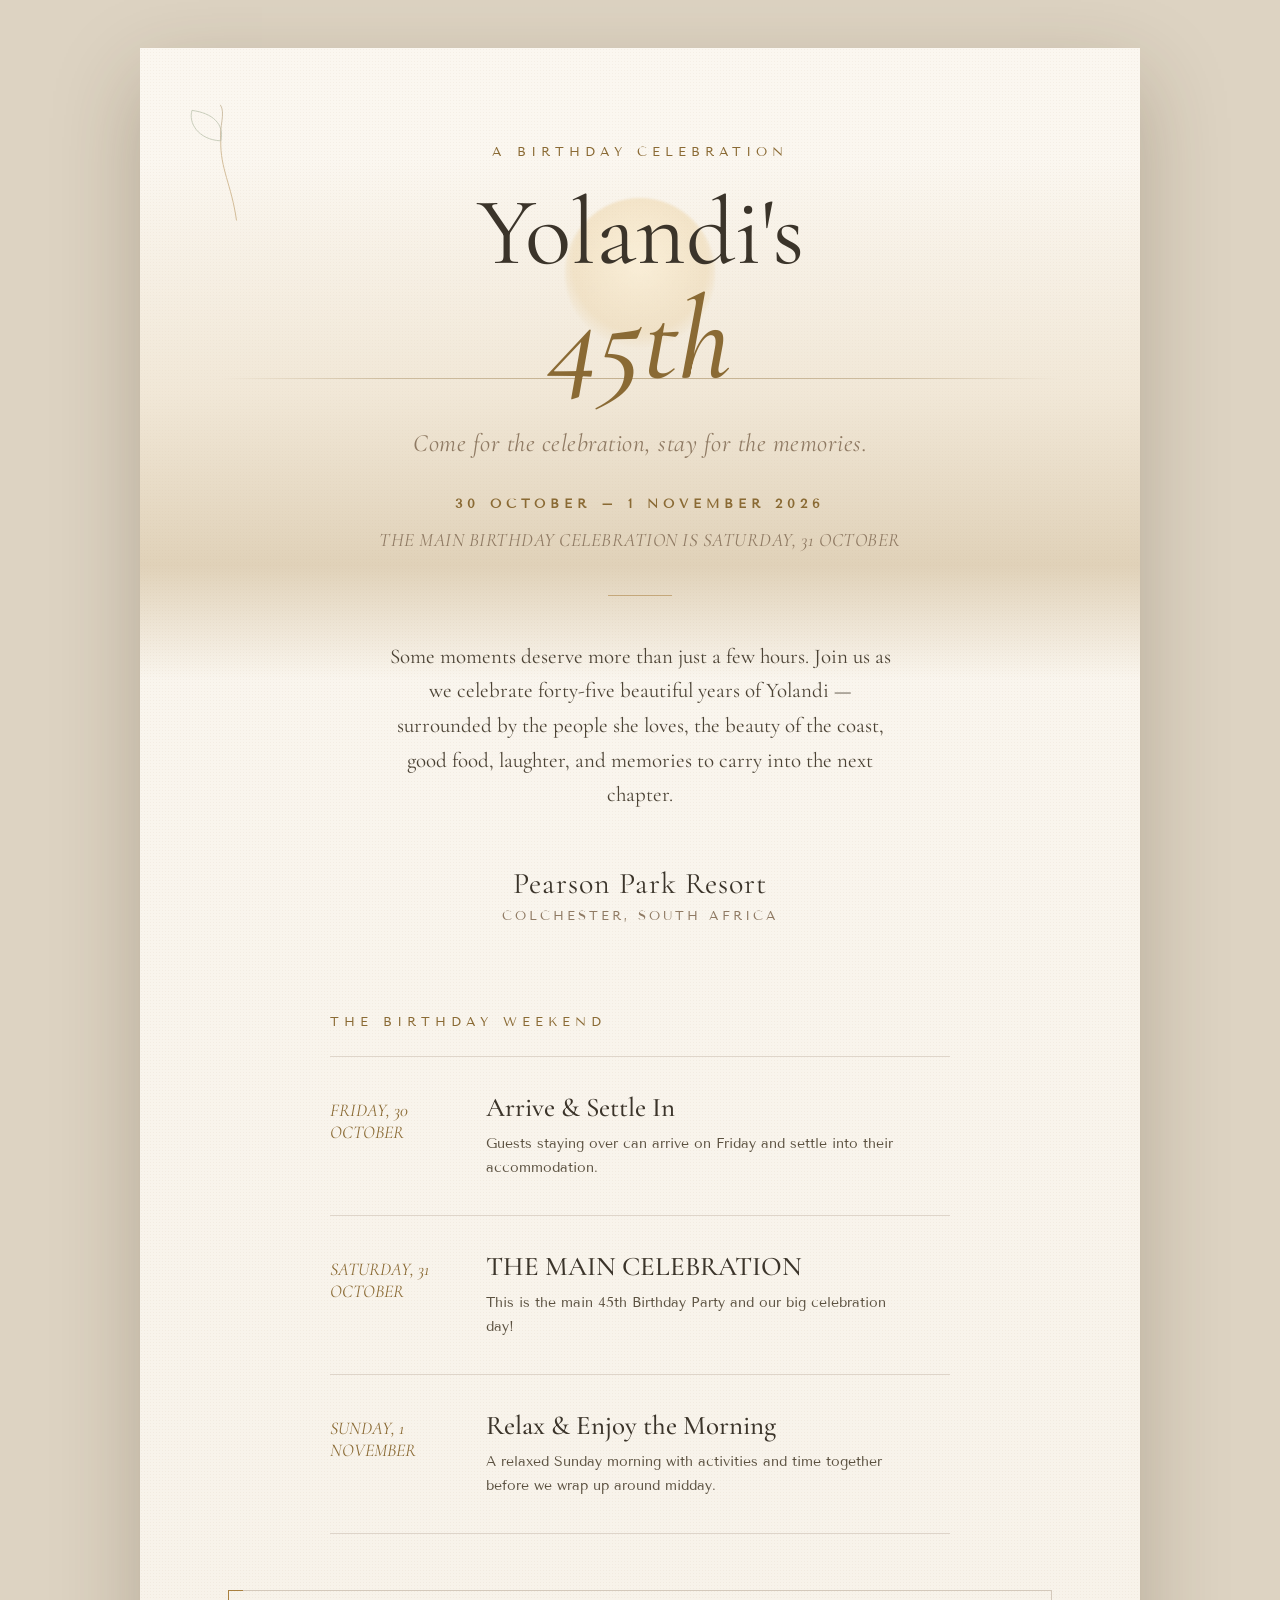
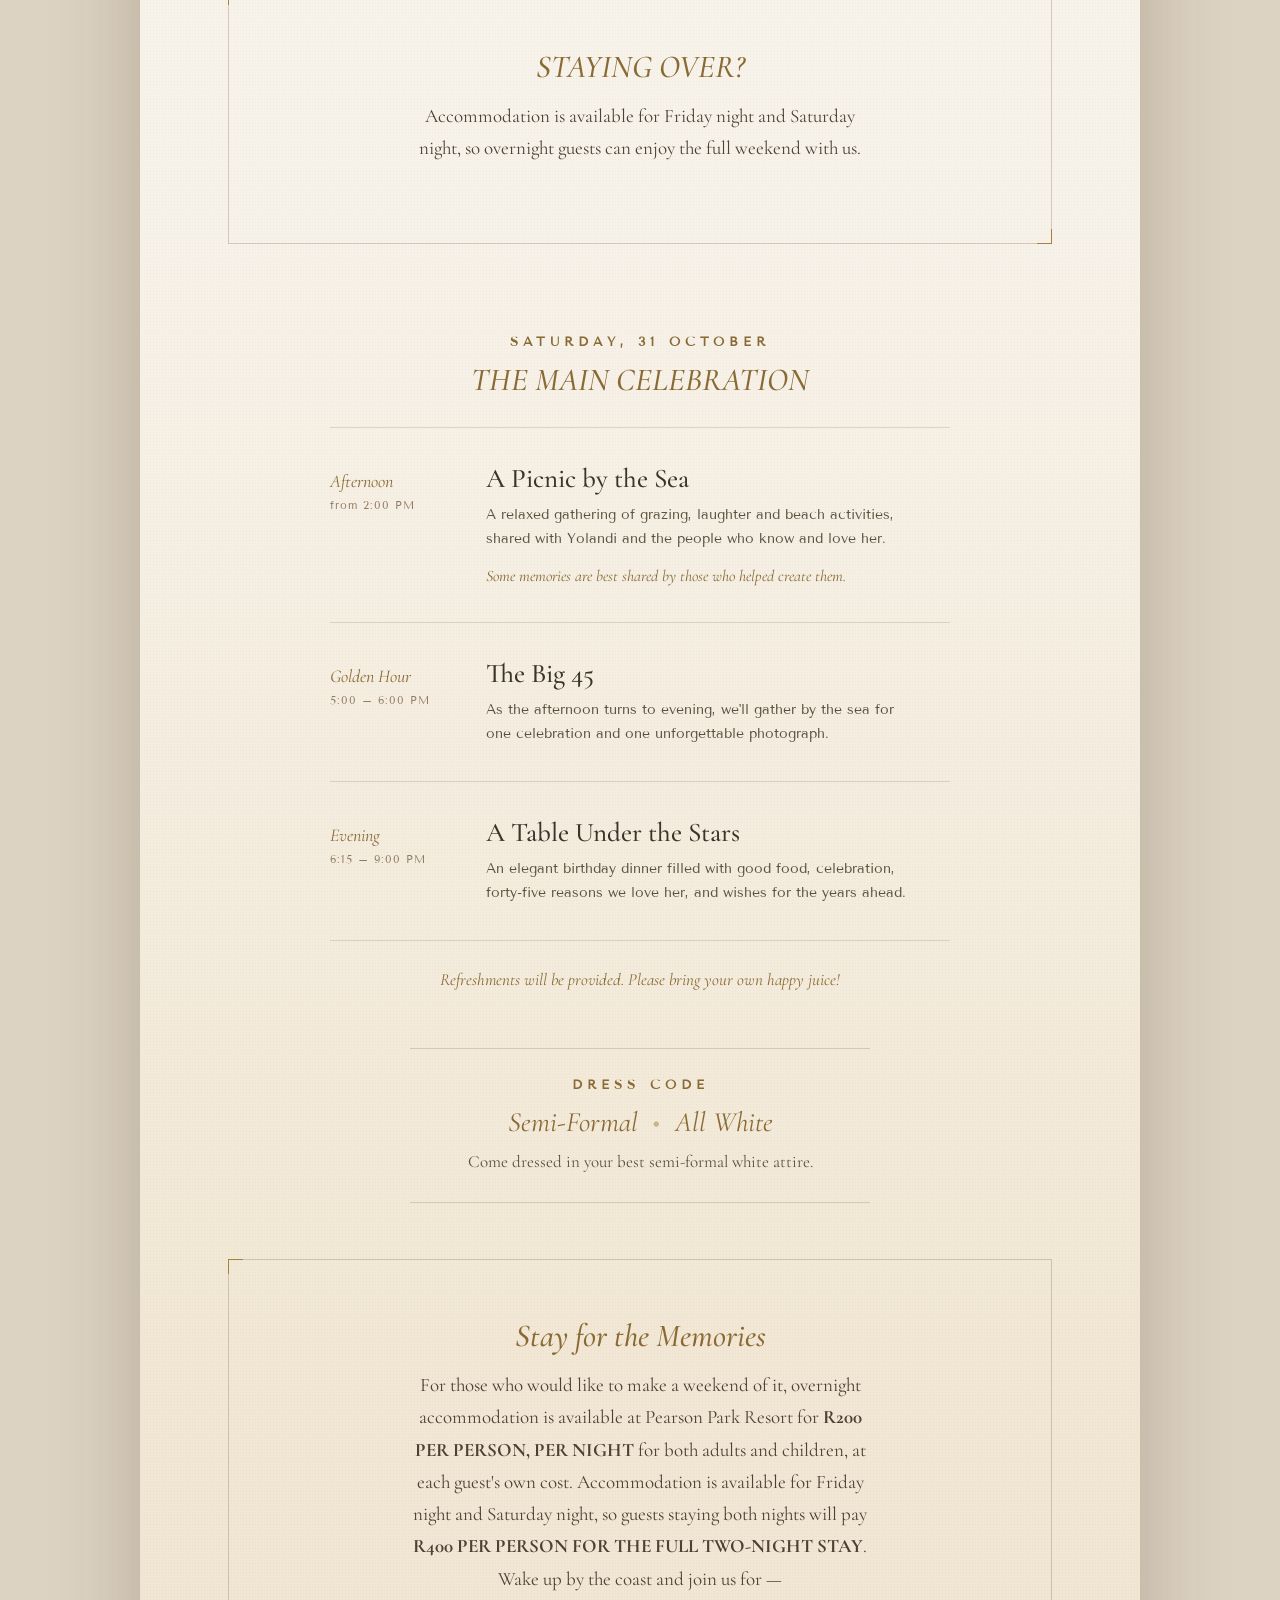
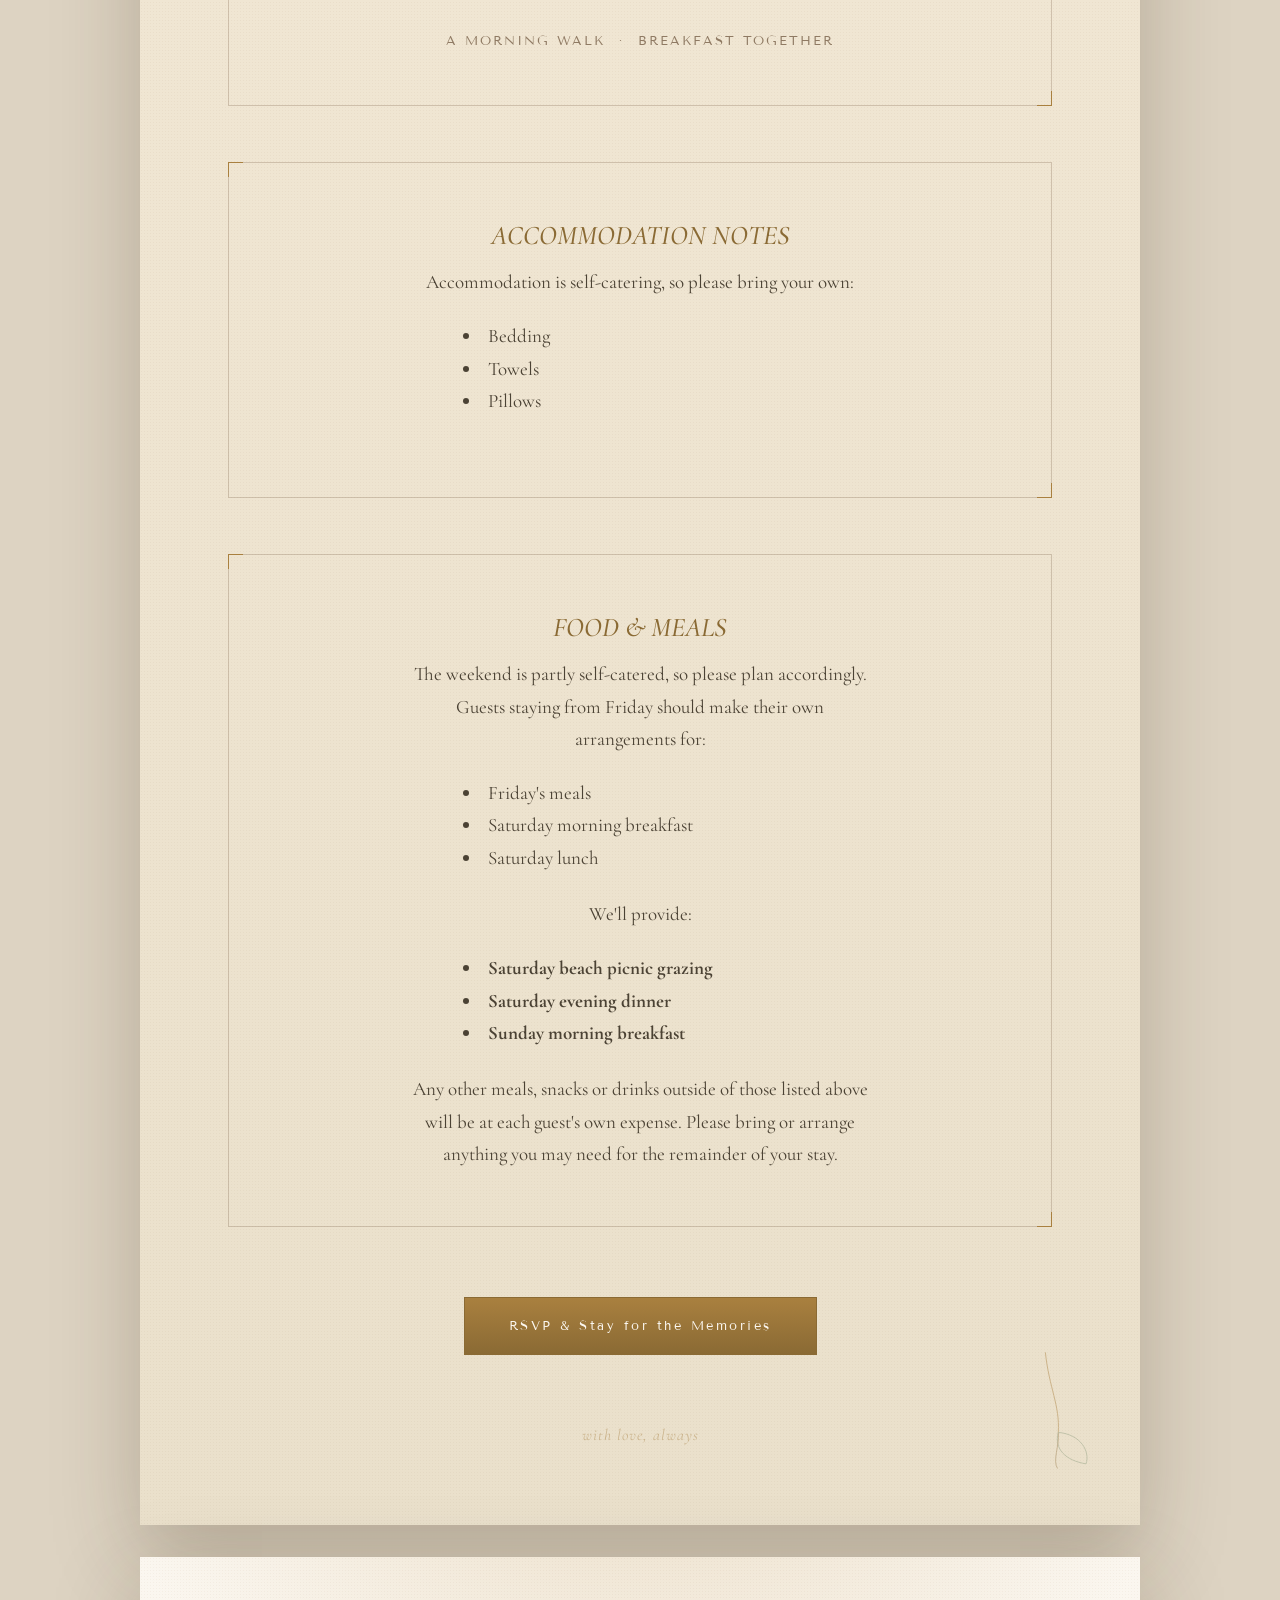
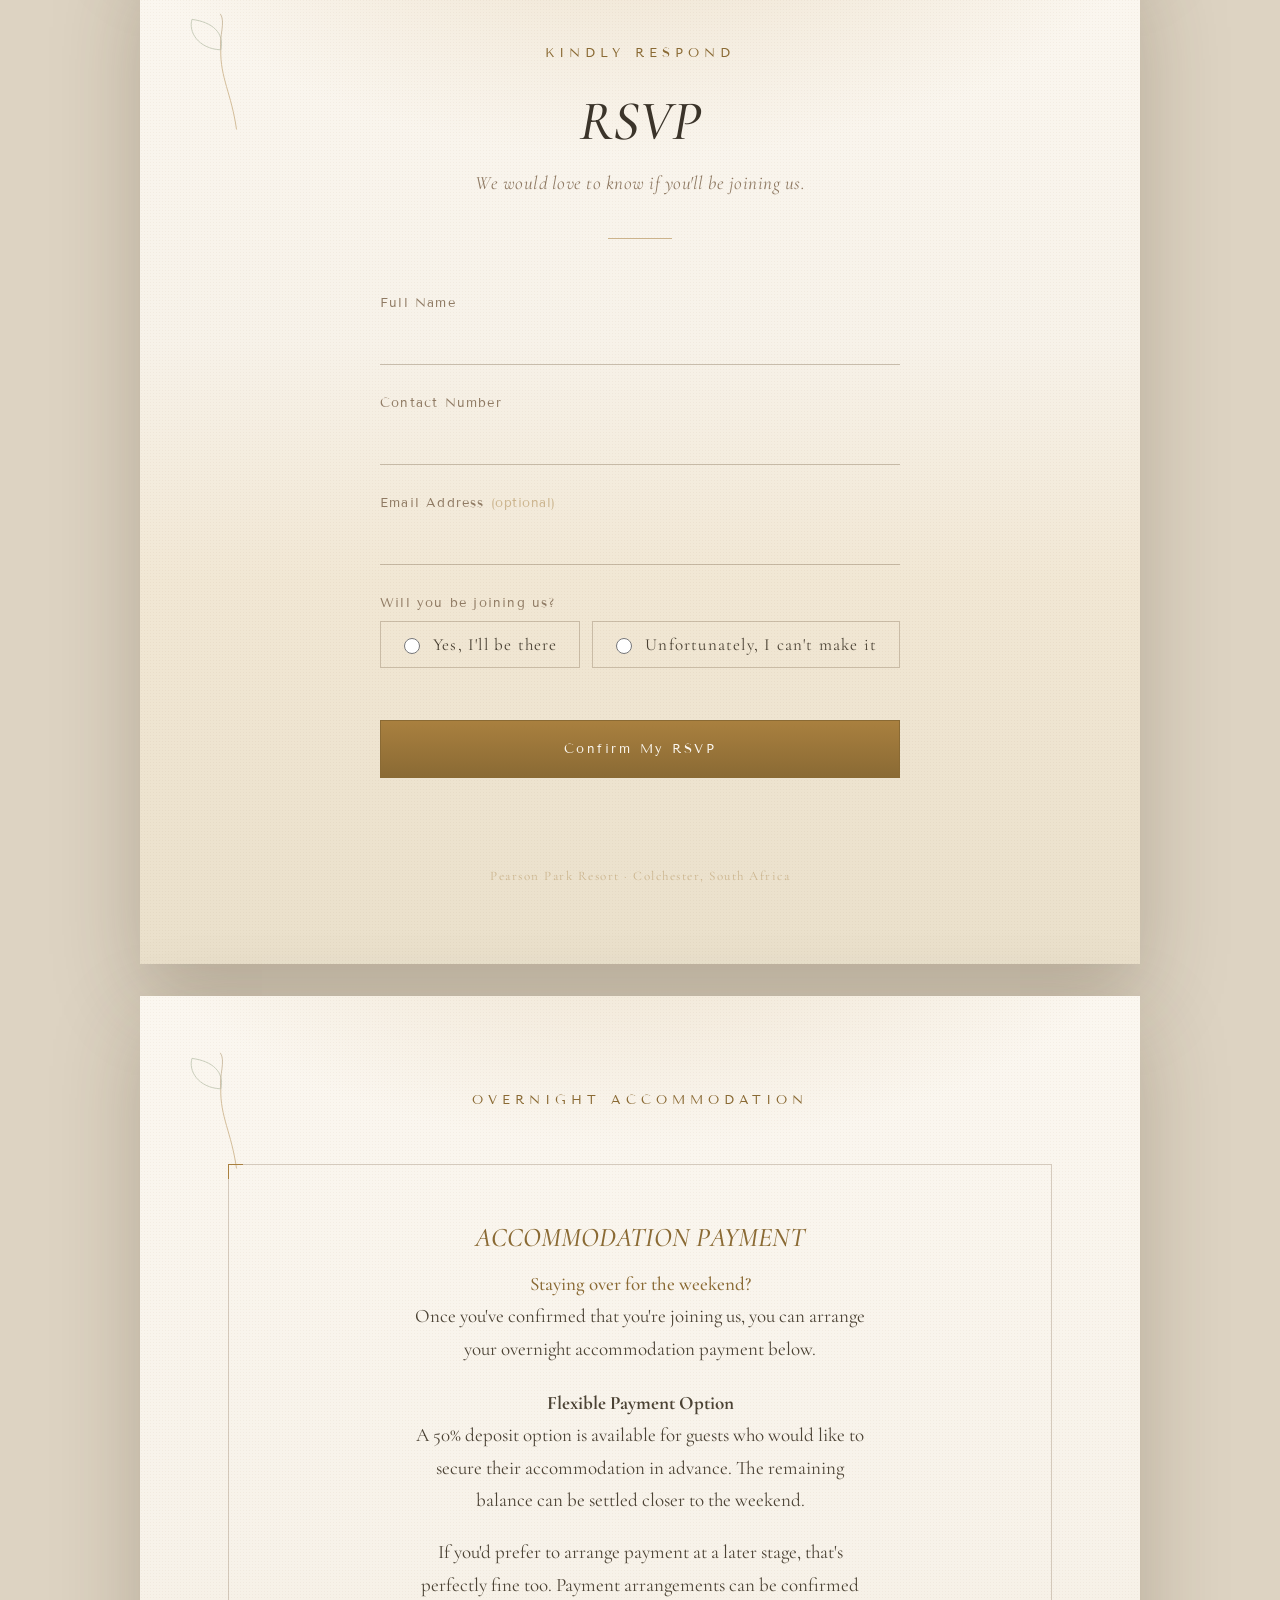
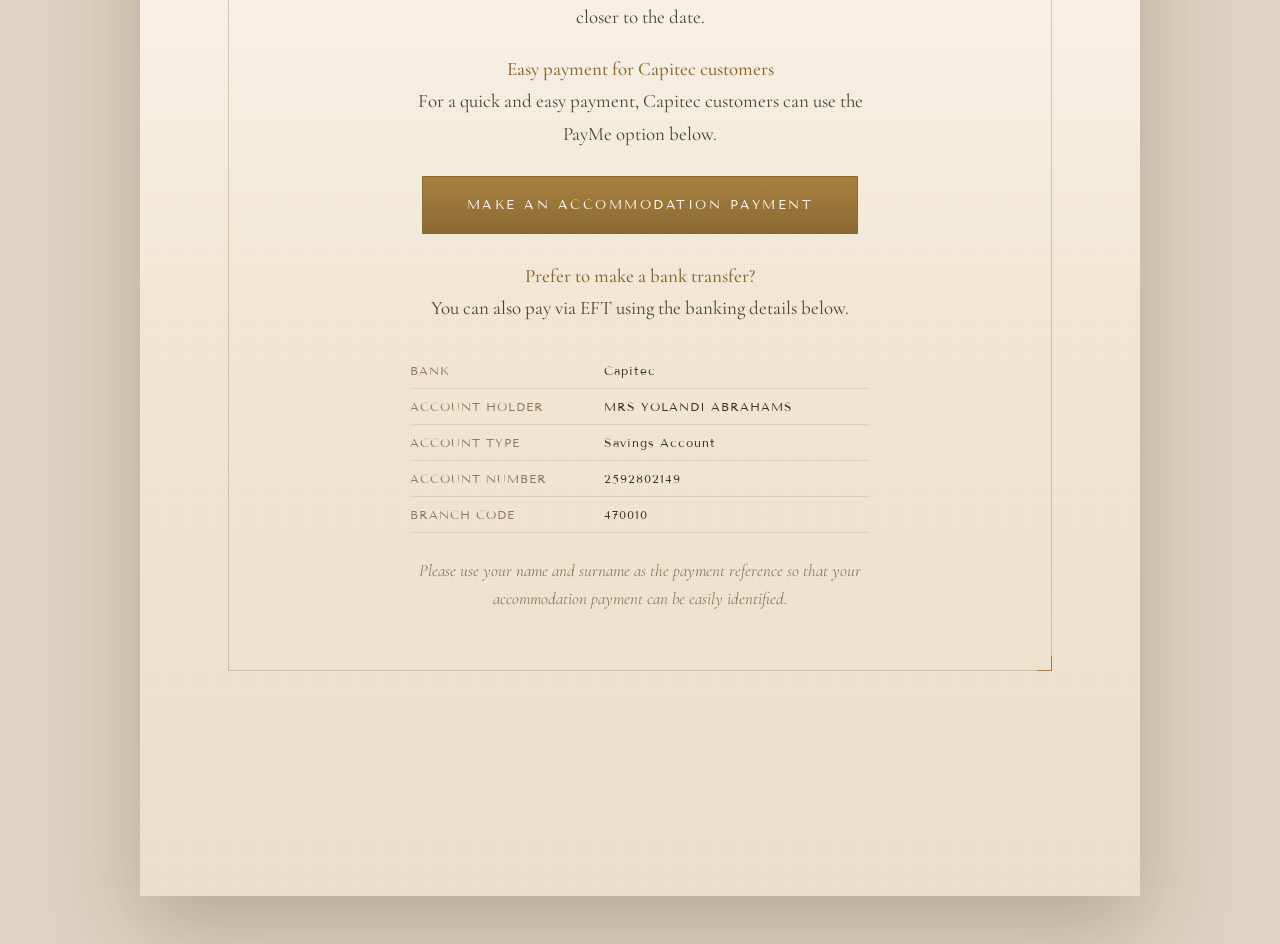
<file: index.html>
<!DOCTYPE html>
<html lang="en">
<head>
<meta charset="UTF-8">
<title>Yolandi's 45th | Come for the Celebration, Stay for the Memories</title>
<meta name="description" content="Join us as we celebrate Yolandi's 45th at Pearson Park Resort, Colchester.">
<meta name="viewport" content="width=device-width, initial-scale=1.0">

<meta property="og:title" content="Yolandi's 45th | Come for the Celebration, Stay for the Memories">
<meta property="og:description" content="Join us as we celebrate Yolandi's 45th at Pearson Park Resort, Colchester.">
<meta property="og:type" content="website">
<meta property="og:url" content="https://yolandi-45th-invitation-lfw5ml53o-jacquelene-prins-projects.vercel.app/">
<meta property="og:image" content="https://yolandi-45th-invitation-lfw5ml53o-jacquelene-prins-projects.vercel.app/images/yolandi-45-invitation.jpg">
<meta property="og:image:alt" content="Yolandi's 45th birthday invitation">

<meta name="twitter:card" content="summary_large_image">
<meta name="twitter:title" content="Yolandi's 45th | Come for the Celebration, Stay for the Memories">
<meta name="twitter:description" content="Join us as we celebrate Yolandi's 45th at Pearson Park Resort, Colchester.">
<meta name="twitter:image" content="https://yolandi-45th.vercel.app/images/yolandi-45-invitation.jpg">
<meta name="twitter:image:alt" content="Yolandi's 45th birthday invitation">

<link rel="preconnect" href="https://fonts.googleapis.com">
<link rel="preconnect" href="https://fonts.gstatic.com" crossorigin>
<link href="https://fonts.googleapis.com/css2?family=Cormorant+Garamond:ital,wght@0,300;0,400;0,500;0,600;1,400;1,500&family=Tenor+Sans&display=swap" rel="stylesheet">
<link rel="stylesheet" href="styles.css">
</head>
<body>

<div class="page">
  <div class="sun"></div>
  <div class="horizon"></div>
  <div class="sea-line"></div>

  <svg class="lily tl" viewBox="0 0 100 140" fill="none" xmlns="http://www.w3.org/2000/svg" aria-hidden="true">
    <path d="M50 130 C 50 90, 40 70, 45 40" stroke="#A9803F" stroke-width="1"/>
    <path d="M45 40 C 20 35, 12 15, 18 2 C 40 8, 52 22, 45 40 Z" stroke="#93A184" stroke-width="1" fill="none"/>
    <path d="M45 40 C 45 25, 55 10, 50 0" stroke="#8A6A34" stroke-width="0.8"/>
  </svg>
  <svg class="lily br" viewBox="0 0 100 140" fill="none" xmlns="http://www.w3.org/2000/svg" aria-hidden="true">
    <path d="M50 130 C 50 90, 40 70, 45 40" stroke="#A9803F" stroke-width="1"/>
    <path d="M45 40 C 20 35, 12 15, 18 2 C 40 8, 52 22, 45 40 Z" stroke="#93A184" stroke-width="1" fill="none"/>
    <path d="M45 40 C 45 25, 55 10, 50 0" stroke="#8A6A34" stroke-width="0.8"/>
  </svg>

  <div class="content">
    <p class="kicker">A BIRTHDAY CELEBRATION</p>

    <h1 class="hero">Yolandi's<span class="accent">45th</span></h1>

    <p class="tagline">Come for the celebration, stay for the memories.</p>

    <p class="kicker event-dates">30 OCTOBER – 1 NOVEMBER 2026</p>
    <p class="tagline small event-celebration">THE MAIN BIRTHDAY CELEBRATION IS SATURDAY, 31 OCTOBER</p>

    <div class="rule"></div>

    <p class="lede">
      Some moments deserve more than just a few hours. Join us as we celebrate
      forty-five beautiful years of Yolandi — surrounded by the people she loves,
      the beauty of the coast, good food, laughter, and memories to carry into
      the next chapter.
    </p>

    <div class="venue">
      <div class="name">Pearson Park Resort</div>
      <div class="place">COLCHESTER, SOUTH AFRICA</div>
    </div>

    <div class="moments">
      <p class="kicker">THE BIRTHDAY WEEKEND</p>
      <div class="moment">
        <div class="time">FRIDAY, 30 OCTOBER</div>
        <div>
          <h3>Arrive &amp; Settle In</h3>
          <p>Guests staying over can arrive on Friday and settle into their accommodation.</p>
        </div>
      </div>
      <div class="moment">
        <div class="time">SATURDAY, 31 OCTOBER</div>
        <div>
          <h3>THE MAIN CELEBRATION</h3>
          <p>This is the main 45th Birthday Party and our big celebration day!</p>
        </div>
      </div>
      <div class="moment">
        <div class="time">SUNDAY, 1 NOVEMBER</div>
        <div>
          <h3>Relax &amp; Enjoy the Morning</h3>
          <p>A relaxed Sunday morning with activities and time together before we wrap up around midday.</p>
        </div>
      </div>
    </div>

    <div class="stay">
      <h2>STAYING OVER?</h2>
      <p>Accommodation is available for Friday night and Saturday night, so overnight guests can enjoy the full weekend with us.</p>
    </div>

    <div class="saturday-celebration">
      <div class="saturday-heading">
        <p class="kicker">SATURDAY, 31 OCTOBER</p>
        <h2>THE MAIN CELEBRATION</h2>
      </div>

      <div class="moments">
        <div class="moment">
          <div class="time">Afternoon<span class="time-detail">from 2:00 PM</span></div>
          <div>
            <h3>A Picnic by the Sea</h3>
            <p>A relaxed gathering of grazing, laughter and beach activities,
            shared with Yolandi and the people who know and love her.</p>
            <p class="whisper">Some memories are best shared by those who helped create them.</p>
          </div>
        </div>
        <div class="moment">
          <div class="time">Golden Hour<span class="time-detail">5:00 – 6:00 PM</span></div>
          <div>
            <h3>The Big 45</h3>
            <p>As the afternoon turns to evening, we'll gather by the sea for
            one celebration and one unforgettable photograph.</p>
          </div>
        </div>
        <div class="moment">
          <div class="time">Evening<span class="time-detail">6:15 – 9:00 PM</span></div>
          <div>
            <h3>A Table Under the Stars</h3>
            <p>An elegant birthday dinner filled with good food, celebration,
            forty-five reasons we love her, and wishes for the years ahead.</p>
          </div>
        </div>
      </div>

      <p class="refreshments-note">Refreshments will be provided. Please bring your own happy juice!</p>
    </div>

    <div class="dress-code">
      <p class="kicker">DRESS CODE</p>
      <p class="dress-code-style">Semi-Formal <span aria-hidden="true">•</span> All White</p>
      <p>Come dressed in your best semi-formal white attire.</p>
    </div>

    <div class="stay">
      <h2>Stay for the Memories</h2>
      <p class="pricing-note">For those who would like to make a weekend of it, overnight
      accommodation is available at Pearson Park Resort for <strong>R200 PER PERSON, PER NIGHT</strong>
      for both adults and children, at each guest's own cost. Accommodation is
      available for Friday night and Saturday night, so guests staying both
      nights will pay <strong>R400 PER PERSON FOR THE FULL TWO-NIGHT STAY</strong>.
      Wake up by the coast and join us for —</p>
      <div class="list"><span>A MORNING WALK</span>·<span>BREAKFAST TOGETHER</span></div>
    </div>

    <div class="stay stay-details">
      <h2>ACCOMMODATION NOTES</h2>
      <p>Accommodation is self-catering, so please bring your own:</p>
      <ul>
        <li>Bedding</li>
        <li>Towels</li>
        <li>Pillows</li>
      </ul>
    </div>

    <div class="stay stay-details">
      <h2>FOOD &amp; MEALS</h2>
      <p>The weekend is partly self-catered, so please plan accordingly. Guests staying from Friday should make their own arrangements for:</p>
      <ul>
        <li>Friday's meals</li>
        <li>Saturday morning breakfast</li>
        <li>Saturday lunch</li>
      </ul>
      <p>We'll provide:</p>
      <ul>
        <li><strong>Saturday beach picnic grazing</strong></li>
        <li><strong>Saturday evening dinner</strong></li>
        <li><strong>Sunday morning breakfast</strong></li>
      </ul>
      <p>Any other meals, snacks or drinks outside of those listed above will be at each guest's own expense. Please bring or arrange anything you may need for the remainder of your stay.</p>
    </div>

    <div class="rsvp-cta">
      <a href="#rsvp" class="btn-gold">RSVP &amp; Stay for the Memories</a>
    </div>

    <div class="footer-mark">with love, always</div>
  </div>
</div>

<!-- ================= RSVP SECTION ================= -->
<div class="page rsvp-page" id="rsvp">
  <svg class="lily tl" viewBox="0 0 100 140" fill="none" xmlns="http://www.w3.org/2000/svg" aria-hidden="true">
    <path d="M50 130 C 50 90, 40 70, 45 40" stroke="#A9803F" stroke-width="1"/>
    <path d="M45 40 C 20 35, 12 15, 18 2 C 40 8, 52 22, 45 40 Z" stroke="#93A184" stroke-width="1" fill="none"/>
    <path d="M45 40 C 45 25, 55 10, 50 0" stroke="#8A6A34" stroke-width="0.8"/>
  </svg>

  <div class="content rsvp-content">

    <p class="kicker">KINDLY RESPOND</p>
    <h2 class="rsvp-title">RSVP</h2>
    <p class="tagline small">We would love to know if you'll be joining us.</p>
    <div class="rule"></div>

    <!-- FORM VIEW -->
    <form id="rsvpForm" class="rsvp-form" novalidate>

      <div class="field">
        <label for="fullName">Full Name</label>
        <input type="text" id="fullName" name="fullName" autocomplete="name" required>
      </div>

      <div class="field">
        <label for="contactNumber">Contact Number</label>
        <input type="tel" id="contactNumber" name="contactNumber" autocomplete="tel" required>
      </div>

      <div class="field">
        <label for="emailAddress">Email Address <span class="opt">(optional)</span></label>
        <input type="email" id="emailAddress" name="emailAddress" autocomplete="email">
      </div>

      <fieldset class="field">
        <legend>Will you be joining us?</legend>
        <div class="radio-row">
          <label class="radio-pill">
            <input type="radio" name="attending" value="Yes, I'll be there" required>
            <span>Yes, I'll be there</span>
          </label>
          <label class="radio-pill">
            <input type="radio" name="attending" value="Unfortunately, I can't make it" required>
            <span>Unfortunately, I can't make it</span>
          </label>
        </div>
      </fieldset>

      <!-- ATTENDING BLOCK -->
      <div id="attendingBlock" class="conditional-block" hidden>

        <div class="field-row">
          <div class="field">
            <label for="adults">Adults Attending (including you)</label>
            <select id="adults" name="adults">
              <option value="">Select</option>
              <option>1</option><option>2</option><option>3</option><option>4</option>
              <option>5</option><option>6</option><option>7</option><option>8</option>
              <option>9</option><option>10+</option>
            </select>
          </div>
          <div class="field">
            <label for="children">Children Attending</label>
            <select id="children" name="children">
              <option value="">Select</option>
              <option>0</option><option>1</option><option>2</option><option>3</option>
              <option>4</option><option>5</option><option>6+</option>
            </select>
          </div>
        </div>

        <fieldset class="field">
          <legend>Would you like to stay over?</legend>
          <div class="radio-row">
            <label class="radio-pill">
              <input type="radio" name="overnightStay" value="Yes">
              <span>Yes</span>
            </label>
            <label class="radio-pill">
              <input type="radio" name="overnightStay" value="No">
              <span>No</span>
            </label>
          </div>
        </fieldset>

        <!-- OVERNIGHT BLOCK -->
        <div id="overnightBlock" class="conditional-block nested" hidden>

          <div class="field-row">
            <div class="field">
              <label for="accommodationGuests">Guests Requiring Accommodation</label>
              <select id="accommodationGuests" name="accommodationGuests">
                <option value="">Select</option>
                <option>1</option><option>2</option><option>3</option><option>4</option>
                <option>5</option><option>6</option><option>7</option><option>8+</option>
              </select>
            </div>

            <div class="field">
              <label for="numberOfNights">Number of Nights</label>
              <select id="numberOfNights" name="numberOfNights">
                <option value="">Select</option>
                <option>1 Night</option>
                <option>2 Nights</option>
              </select>
            </div>
          </div>

          <div class="field">
            <label for="accommodationPreference">Accommodation Preference</label>
            <select id="accommodationPreference" name="accommodationPreference">
              <option value="">Select</option>
              <option>Cabin</option>
              <option>Hut</option>
              <option>No preference</option>
            </select>
            <p class="hint">Want to see the accommodation first? <a href="https://pearsonpark.co.za/accommodation/" target="_blank" rel="noopener noreferrer">View Accommodation</a> · <a href="https://pearsonpark.co.za/gallery/" target="_blank" rel="noopener noreferrer">Browse Gallery</a></p>
          </div>

          <div class="field">
            <label for="sundayMorningActivities">Will you be joining us for the morning walk and breakfast?</label>
            <select id="sundayMorningActivities" name="sundayMorningActivities">
              <option value="">Select</option>
              <option>Yes, both</option>
              <option>Morning walk only</option>
              <option>Breakfast only</option>
              <option>No, thank you</option>
            </select>
          </div>

        </div>
        <!-- /OVERNIGHT BLOCK -->

        <fieldset class="field">
          <legend>Would you like to be part of a special 45 Memories moment for Yolandi?</legend>
          <div class="radio-row column">
            <label class="radio-pill">
              <input type="radio" name="memoriesParticipation" value="Yes, I would love to participate">
              <span>Yes, I would love to participate</span>
            </label>
            <label class="radio-pill">
              <input type="radio" name="memoriesParticipation" value="Tell me more">
              <span>Tell me more</span>
            </label>
            <label class="radio-pill">
              <input type="radio" name="memoriesParticipation" value="Not this time">
              <span>Not this time</span>
            </label>
          </div>
          <p class="hint">Those who wish to participate will receive a little more information privately before the celebration.</p>
        </fieldset>

        <div class="field">
          <label for="dietaryRequirements">Dietary Requirements or Allergies <span class="opt">(optional)</span></label>
          <input type="text" id="dietaryRequirements" name="dietaryRequirements">
        </div>

        <div class="field">
          <label for="additionalNotes">Additional Notes <span class="opt">(optional)</span></label>
          <textarea id="additionalNotes" name="additionalNotes" rows="3"></textarea>
        </div>

      </div>
      <!-- /ATTENDING BLOCK -->

      <!-- NOT ATTENDING MESSAGE -->
      <div id="notAttendingMessage" class="not-attending" hidden>
        <p>We'll miss you, but we'll be thinking of you.</p>
      </div>

      <p class="form-error" id="formError" hidden></p>

      <button type="submit" class="btn-gold btn-submit" id="submitBtn">Confirm My RSVP</button>

    </form>

    <!-- LOADING VIEW -->
    <div id="loadingView" class="rsvp-status" hidden>
      <div class="spinner" aria-hidden="true"></div>
      <p class="status-title">Saving your RSVP…</p>
    </div>

    <!-- SUCCESS VIEW -->
    <div id="successView" class="rsvp-status" hidden>
      <p class="status-title italic">Thank You</p>
      <p class="status-body">Your RSVP has been received.</p>
      <p class="status-body">We're so looking forward to celebrating, laughing and making memories together.</p>
      <p class="status-body extra" id="successOvernight" hidden>We'll be in touch regarding the overnight arrangements.</p>
      <p class="status-body extra" id="successMemories" hidden>Keep an eye out — we'll be in touch with a little more information.</p>
      <p class="status-body extra" id="successRegrets" hidden>We'll miss you, but we'll be thinking of you.</p>
      <div class="footer-mark">with love, always</div>
    </div>

    <div class="footer-mark rsvp-footer">Pearson Park Resort · Colchester, South Africa</div>
  </div>
</div>

<!-- ================= ACCOMMODATION PAYMENT ================= -->
<div class="page payment-page" id="accommodation-payment">
  <svg class="lily tl" viewBox="0 0 100 140" fill="none" xmlns="http://www.w3.org/2000/svg" aria-hidden="true">
    <path d="M50 130 C 50 90, 40 70, 45 40" stroke="#A9803F" stroke-width="1"/>
    <path d="M45 40 C 20 35, 12 15, 18 2 C 40 8, 52 22, 45 40 Z" stroke="#93A184" stroke-width="1" fill="none"/>
    <path d="M45 40 C 45 25, 55 10, 50 0" stroke="#8A6A34" stroke-width="0.8"/>
  </svg>

  <div class="content payment-content">
    <p class="kicker">OVERNIGHT ACCOMMODATION</p>
    <div class="stay stay-details payment-section">
      <h2>ACCOMMODATION PAYMENT</h2>
      <p class="payment-intro"><strong>Staying over for the weekend?</strong><br>Once you've confirmed that you're joining us, you can arrange your overnight accommodation payment below.</p>

      <p class="payment-flexible"><strong>Flexible Payment Option</strong><br>A 50% deposit option is available for guests who would like to secure their accommodation in advance. The remaining balance can be settled closer to the weekend.</p>
      <p class="payment-flexible">If you'd prefer to arrange payment at a later stage, that's perfectly fine too. Payment arrangements can be confirmed closer to the date.</p>

      <p class="payment-transfer"><strong>Easy payment for Capitec customers</strong><br>For a quick and easy payment, Capitec customers can use the PayMe option below.</p>
      <a class="btn-gold payment-button" href="https://pay.capitecbank.co.za/payme/ES8QPT" target="_blank" rel="noopener noreferrer">MAKE AN ACCOMMODATION PAYMENT</a>
      <p class="payment-transfer"><strong>Prefer to make a bank transfer?</strong><br>You can also pay via EFT using the banking details below.</p>
      <dl class="bank-details">
        <div><dt>BANK</dt><dd>Capitec</dd></div>
        <div><dt>ACCOUNT HOLDER</dt><dd>MRS YOLANDI ABRAHAMS</dd></div>
        <div><dt>ACCOUNT TYPE</dt><dd>Savings Account</dd></div>
        <div><dt>ACCOUNT NUMBER</dt><dd>2592802149</dd></div>
        <div><dt>BRANCH CODE</dt><dd>470010</dd></div>
      </dl>
      <p class="payment-note">Please use your name and surname as the payment reference so that your accommodation payment can be easily identified.</p>
    </div>
  </div>
</div>

<script src="script.js"></script>
</body>
</html>
</file>
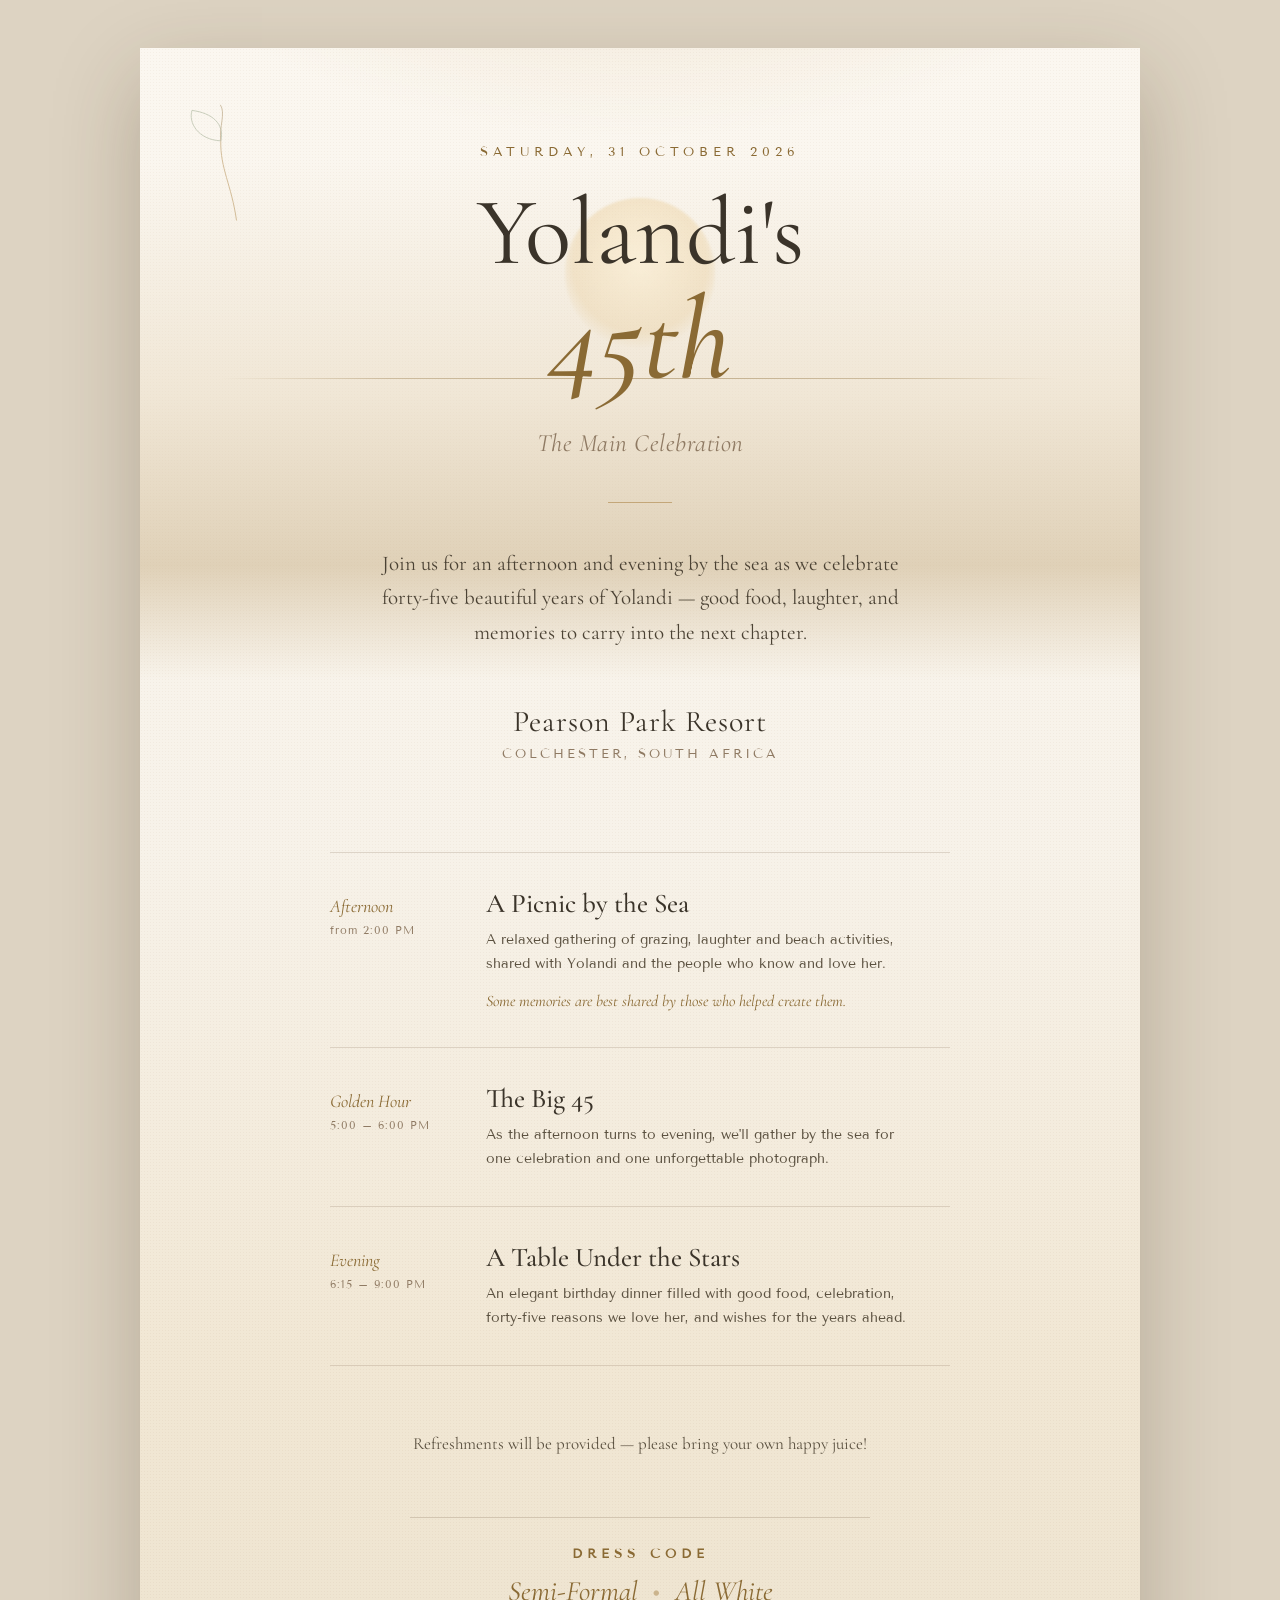
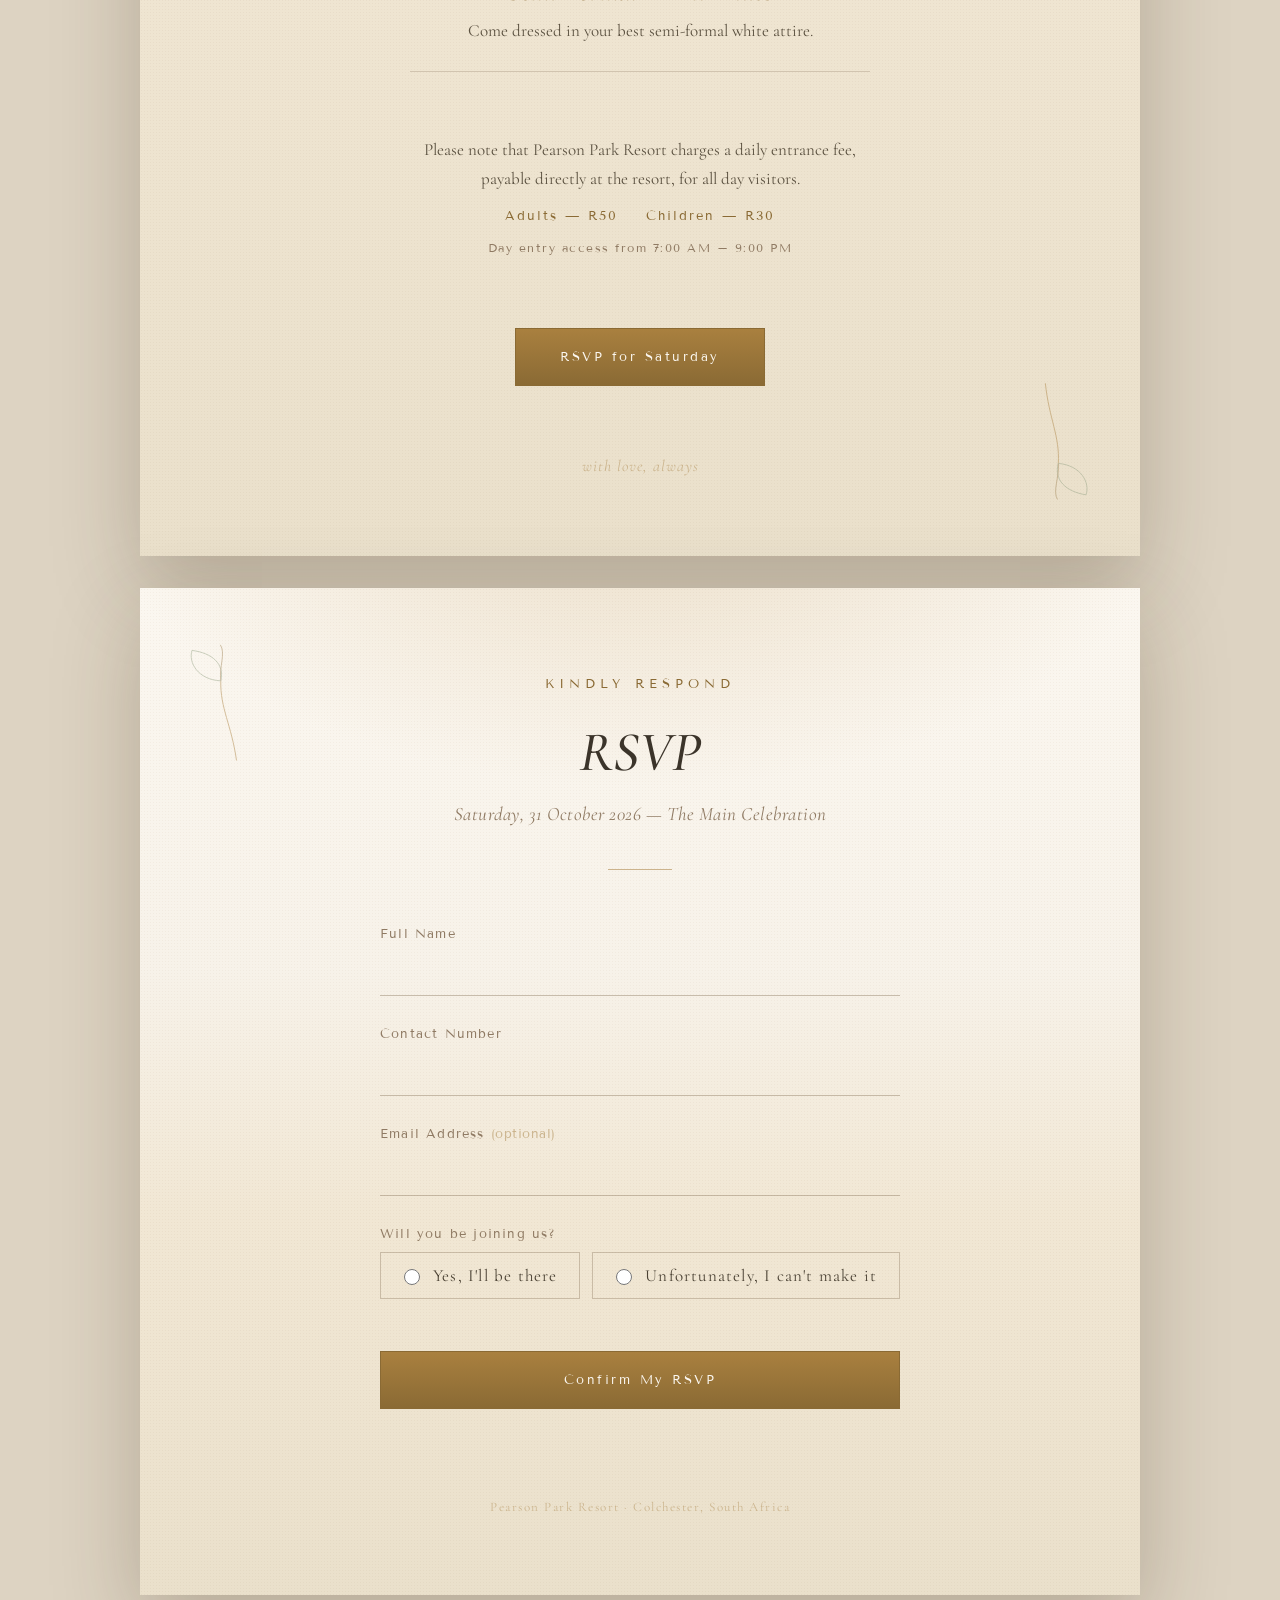
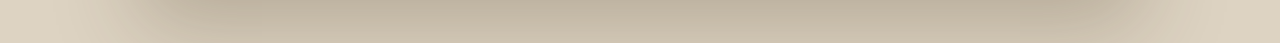
<file: saturday-rsvp.html>
<!DOCTYPE html>
<html lang="en">
<head>
<meta charset="UTF-8">
<title>Yolandi's 45th | Saturday, 31 October 2026</title>
<meta name="description" content="Join us for Yolandi's 45th birthday celebration on Saturday, 31 October 2026 at Pearson Park Resort, Colchester.">
<meta name="viewport" content="width=device-width, initial-scale=1.0">

<meta property="og:title" content="Yolandi's 45th | Saturday, 31 October 2026">
<meta property="og:description" content="Join us for Yolandi's 45th birthday celebration on Saturday, 31 October 2026 at Pearson Park Resort, Colchester.">
<meta property="og:type" content="website">
<meta property="og:image" content="/images/yolandi-45-invitation.jpg">
<meta property="og:url" content="/saturday-rsvp.html">

<meta name="twitter:card" content="summary_large_image">
<meta name="twitter:title" content="Yolandi's 45th | Saturday, 31 October 2026">
<meta name="twitter:description" content="Join us for Yolandi's 45th birthday celebration on Saturday, 31 October 2026 at Pearson Park Resort, Colchester.">
<meta name="twitter:image" content="/images/yolandi-45-invitation.jpg">

<link rel="preconnect" href="https://fonts.googleapis.com">
<link rel="preconnect" href="https://fonts.gstatic.com" crossorigin>
<link href="https://fonts.googleapis.com/css2?family=Cormorant+Garamond:ital,wght@0,300;0,400;0,500;0,600;1,400;1,500&family=Tenor+Sans&display=swap" rel="stylesheet">
<link rel="stylesheet" href="styles.css">
</head>
<body>

<div class="page">
  <div class="sun"></div>
  <div class="horizon"></div>
  <div class="sea-line"></div>

  <svg class="lily tl" viewBox="0 0 100 140" fill="none" xmlns="http://www.w3.org/2000/svg" aria-hidden="true">
    <path d="M50 130 C 50 90, 40 70, 45 40" stroke="#A9803F" stroke-width="1"/>
    <path d="M45 40 C 20 35, 12 15, 18 2 C 40 8, 52 22, 45 40 Z" stroke="#93A184" stroke-width="1" fill="none"/>
    <path d="M45 40 C 45 25, 55 10, 50 0" stroke="#8A6A34" stroke-width="0.8"/>
  </svg>
  <svg class="lily br" viewBox="0 0 100 140" fill="none" xmlns="http://www.w3.org/2000/svg" aria-hidden="true">
    <path d="M50 130 C 50 90, 40 70, 45 40" stroke="#A9803F" stroke-width="1"/>
    <path d="M45 40 C 20 35, 12 15, 18 2 C 40 8, 52 22, 45 40 Z" stroke="#93A184" stroke-width="1" fill="none"/>
    <path d="M45 40 C 45 25, 55 10, 50 0" stroke="#8A6A34" stroke-width="0.8"/>
  </svg>

  <div class="content">
    <p class="kicker">SATURDAY, 31 OCTOBER 2026</p>

    <h1 class="hero">Yolandi's<span class="accent">45th</span></h1>

    <p class="tagline">The Main Celebration</p>

    <div class="rule"></div>

    <p class="lede">
      Join us for an afternoon and evening by the sea as we celebrate
      forty-five beautiful years of Yolandi — good food, laughter, and
      memories to carry into the next chapter.
    </p>

    <div class="venue">
      <div class="name">Pearson Park Resort</div>
      <div class="place">COLCHESTER, SOUTH AFRICA</div>
    </div>

    <div class="moments">
      <div class="moment">
        <div class="time">Afternoon<span class="time-detail">from 2:00 PM</span></div>
        <div>
          <h3>A Picnic by the Sea</h3>
          <p>A relaxed gathering of grazing, laughter and beach activities,
          shared with Yolandi and the people who know and love her.</p>
          <p class="whisper">Some memories are best shared by those who helped create them.</p>
        </div>
      </div>
      <div class="moment">
        <div class="time">Golden Hour<span class="time-detail">5:00 – 6:00 PM</span></div>
        <div>
          <h3>The Big 45</h3>
          <p>As the afternoon turns to evening, we'll gather by the sea for
          one celebration and one unforgettable photograph.</p>
        </div>
      </div>
      <div class="moment">
        <div class="time">Evening<span class="time-detail">6:15 – 9:00 PM</span></div>
        <div>
          <h3>A Table Under the Stars</h3>
          <p>An elegant birthday dinner filled with good food, celebration,
          forty-five reasons we love her, and wishes for the years ahead.</p>
        </div>
      </div>
    </div>

    <div class="notice">
      <p class="whisper" style="margin-bottom:0;">Refreshments will be provided — please bring your own happy juice!</p>
    </div>

    <div class="dress-code">
      <p class="kicker">DRESS CODE</p>
      <p class="dress-code-style">Semi-Formal <span aria-hidden="true">•</span> All White</p>
      <p>Come dressed in your best semi-formal white attire.</p>
    </div>

    <div class="notice">
      <p>Please note that Pearson Park Resort charges a daily entrance fee,
      payable directly at the resort, for all day visitors.</p>
      <div class="notice-fees">
        <span>Adults — R50</span>
        <span>Children — R30</span>
      </div>
      <p class="notice-hours">Day entry access from 7:00 AM – 9:00 PM</p>
    </div>

    <div class="rsvp-cta">
      <a href="#rsvp" class="btn-gold">RSVP for Saturday</a>
    </div>

    <div class="footer-mark">with love, always</div>
  </div>
</div>

<!-- ================= RSVP SECTION ================= -->
<div class="page rsvp-page" id="rsvp">
  <svg class="lily tl" viewBox="0 0 100 140" fill="none" xmlns="http://www.w3.org/2000/svg" aria-hidden="true">
    <path d="M50 130 C 50 90, 40 70, 45 40" stroke="#A9803F" stroke-width="1"/>
    <path d="M45 40 C 20 35, 12 15, 18 2 C 40 8, 52 22, 45 40 Z" stroke="#93A184" stroke-width="1" fill="none"/>
    <path d="M45 40 C 45 25, 55 10, 50 0" stroke="#8A6A34" stroke-width="0.8"/>
  </svg>

  <div class="content rsvp-content">

    <p class="kicker">KINDLY RESPOND</p>
    <h2 class="rsvp-title">RSVP</h2>
    <p class="tagline small">Saturday, 31 October 2026 — The Main Celebration</p>
    <div class="rule"></div>

    <!-- FORM VIEW -->
    <form id="saturdayRsvpForm" class="rsvp-form" novalidate>

      <div class="field">
        <label for="fullName">Full Name</label>
        <input type="text" id="fullName" name="fullName" autocomplete="name" required>
      </div>

      <div class="field">
        <label for="contactNumber">Contact Number</label>
        <input type="tel" id="contactNumber" name="contactNumber" autocomplete="tel" required>
      </div>

      <div class="field">
        <label for="emailAddress">Email Address <span class="opt">(optional)</span></label>
        <input type="email" id="emailAddress" name="emailAddress" autocomplete="email">
      </div>

      <fieldset class="field">
        <legend>Will you be joining us?</legend>
        <div class="radio-row">
          <label class="radio-pill">
            <input type="radio" name="attending" value="Yes, I'll be there" required>
            <span>Yes, I'll be there</span>
          </label>
          <label class="radio-pill">
            <input type="radio" name="attending" value="Unfortunately, I can't make it" required>
            <span>Unfortunately, I can't make it</span>
          </label>
        </div>
      </fieldset>

      <!-- ATTENDING BLOCK -->
      <div id="attendingBlock" class="conditional-block" hidden>

        <div class="field-row">
          <div class="field">
            <label for="adults">Adults Attending</label>
            <select id="adults" name="adults">
              <option value="">Select</option>
              <option>1</option><option>2</option><option>3</option><option>4</option>
              <option>5</option><option>6</option><option>7</option><option>8</option>
              <option>9</option><option>10+</option>
            </select>
          </div>
          <div class="field">
            <label for="children">Children Attending</label>
            <select id="children" name="children">
              <option value="">Select</option>
              <option>0</option><option>1</option><option>2</option><option>3</option>
              <option>4</option><option>5</option><option>6+</option>
            </select>
          </div>
        </div>

        <fieldset class="field">
          <legend>Would you like to be part of a special 45 Memories moment for Yolandi?</legend>
          <div class="radio-row column">
            <label class="radio-pill">
              <input type="radio" name="memoriesParticipation" value="Yes, I would love to participate">
              <span>Yes, I would love to participate</span>
            </label>
            <label class="radio-pill">
              <input type="radio" name="memoriesParticipation" value="Tell me more">
              <span>Tell me more</span>
            </label>
            <label class="radio-pill">
              <input type="radio" name="memoriesParticipation" value="Not this time">
              <span>Not this time</span>
            </label>
          </div>
          <p class="hint">Those who wish to participate will receive a little more information privately before the celebration.</p>
        </fieldset>

        <div class="field">
          <label for="dietaryRequirements">Dietary Requirements or Allergies <span class="opt">(optional)</span></label>
          <input type="text" id="dietaryRequirements" name="dietaryRequirements">
        </div>

        <div class="field">
          <label for="additionalNotes">Additional Notes <span class="opt">(optional)</span></label>
          <textarea id="additionalNotes" name="additionalNotes" rows="3"></textarea>
        </div>

      </div>
      <!-- /ATTENDING BLOCK -->

      <!-- NOT ATTENDING MESSAGE -->
      <div id="notAttendingMessage" class="not-attending" hidden>
        <p>We'll miss you, but we'll be thinking of you.</p>
      </div>

      <p class="form-error" id="formError" hidden></p>

      <button type="submit" class="btn-gold btn-submit" id="submitBtn">Confirm My RSVP</button>

    </form>

    <!-- LOADING VIEW -->
    <div id="loadingView" class="rsvp-status" hidden>
      <div class="spinner" aria-hidden="true"></div>
      <p class="status-title">Saving your RSVP…</p>
    </div>

    <!-- SUCCESS VIEW -->
    <div id="successView" class="rsvp-status" hidden>
      <p class="status-title italic">Thank You</p>
      <p class="status-body">Your RSVP has been received.</p>
      <p class="status-body">We're so looking forward to celebrating, laughing and making memories together on Saturday.</p>
      <p class="status-body extra" id="successMemories" hidden>Keep an eye out — we'll be in touch with a little more information.</p>
      <p class="status-body extra" id="successRegrets" hidden>We'll miss you, but we'll be thinking of you.</p>
      <div class="footer-mark">with love, always</div>
    </div>

    <div class="footer-mark rsvp-footer">Pearson Park Resort · Colchester, South Africa</div>
  </div>
</div>

<script src="saturday-rsvp.js"></script>
</body>
</html>
</file>
<file: styles.css>
:root{
  --ivory:#F7F2E9;
  --cream:#FBF7F0;
  --champagne:#E9DBC3;
  --sand:#CBB48D;
  --taupe:#8F7A63;
  --sage:#93A184;
  --gold:#A9803F;
  --gold-deep:#8A6A34;
  --ink:#3B342A;
}
*{box-sizing:border-box;}
html{scroll-behavior:smooth;}
html,body{margin:0;padding:0;}
body{
  background: #ddd3c2;
  font-family:'Tenor Sans', sans-serif;
  color:var(--ink);
  display:flex;
  flex-direction:column;
  align-items:center;
  gap:32px;
  padding:48px 16px;
}
.page{
  position:relative;
  width:1000px;
  max-width:100%;
  min-height:1500px;
  background:
    radial-gradient(ellipse 900px 500px at 50% -10%, rgba(233,219,195,0.9), rgba(247,242,233,0) 60%),
    linear-gradient(180deg, var(--cream) 0%, var(--ivory) 38%, #F1E7D4 62%, #EAE0CB 100%);
  overflow:hidden;
  box-shadow: 0 30px 80px rgba(60,45,20,0.25);
}

.page::before{
  content:"";
  position:absolute; inset:0;
  background-image:
    radial-gradient(rgba(140,110,60,0.05) 1px, transparent 1px);
  background-size: 3px 3px;
  mix-blend-mode:multiply;
  pointer-events:none;
}

.horizon{
  position:absolute;
  left:0; right:0;
  top:112px;
  height:520px;
  background: linear-gradient(180deg,
      rgba(233,219,195,0) 0%,
      rgba(233,219,195,0.55) 45%,
      rgba(203,180,141,0.55) 78%,
      rgba(203,180,141,0) 100%);
  pointer-events:none;
}
.sea-line{
  position:absolute;
  left:8%; right:8%;
  top:330px;
  height:1px;
  background: linear-gradient(90deg, transparent, rgba(138,106,52,0.35) 20%, rgba(138,106,52,0.45) 50%, rgba(138,106,52,0.35) 80%, transparent);
}
.sun{
  position:absolute;
  top:150px; left:50%;
  width:150px; height:150px;
  transform:translateX(-50%);
  border-radius:50%;
  background: radial-gradient(circle at 50% 45%, rgba(255,244,220,0.9), rgba(233,197,131,0.35) 60%, rgba(233,197,131,0) 75%);
  filter: blur(1px);
}

.content{
  position:relative;
  z-index:2;
  padding: 96px 88px 80px;
  text-align:center;
}

.kicker{
  font-family:'Tenor Sans', sans-serif;
  font-size:13px;
  letter-spacing:5px;
  color:var(--gold-deep);
  margin:0 0 26px;
}
.event-dates{
  font-weight:600;
  margin-top:38px;
  margin-bottom:14px;
}
.event-celebration{ font-weight:600; }

h1.hero{
  font-family:'Cormorant Garamond', serif;
  font-weight:400;
  font-size:96px;
  line-height:0.98;
  margin:0;
  color:var(--ink);
}
h1.hero .accent{
  display:block;
  font-style:italic;
  font-weight:500;
  font-size:118px;
  color:var(--gold-deep);
  margin-top:2px;
}

.tagline{
  font-family:'Cormorant Garamond', serif;
  font-style:italic;
  font-weight:400;
  font-size:25px;
  letter-spacing:0.5px;
  color:var(--taupe);
  margin:30px 0 0;
}
.tagline.small{ font-size:19px; margin-top:16px; }

.rule{
  width:64px; height:1px;
  background:var(--gold);
  margin:44px auto;
  opacity:0.55;
}

.lede{
  max-width:520px;
  margin:0 auto;
  font-family:'Cormorant Garamond', serif;
  font-weight:400;
  font-size:21px;
  line-height:1.65;
  color:#4b4234;
}

.venue{
  margin-top:52px;
}
.venue .name{
  font-family:'Cormorant Garamond', serif;
  font-size:30px;
  letter-spacing:1px;
  color:var(--ink);
}
.venue .place{
  font-family:'Tenor Sans', sans-serif;
  font-size:13px;
  letter-spacing:3px;
  color:var(--taupe);
  margin-top:6px;
}

/* moments */
.moments{
  margin-top:90px;
  text-align:left;
  max-width:620px;
  margin-left:auto;
  margin-right:auto;
}
.moment{
  display:grid;
  grid-template-columns:120px 1fr;
  column-gap:36px;
  padding:34px 0;
  border-top:1px solid rgba(143,122,99,0.25);
  align-items:baseline;
}
.moment:last-child{border-bottom:1px solid rgba(143,122,99,0.25);}
.moment .time{
  font-family:'Cormorant Garamond', serif;
  font-style:italic;
  font-size:18px;
  color:var(--gold-deep);
  display:flex;
  flex-direction:column;
}
.moment .time-detail{
  font-family:'Tenor Sans', sans-serif;
  font-style:normal;
  font-size:11px;
  letter-spacing:1px;
  color:var(--taupe);
  margin-top:6px;
}
.moment h3{
  margin:0 0 8px;
  font-family:'Cormorant Garamond', serif;
  font-weight:500;
  font-size:27px;
  color:var(--ink);
}
.moment p{
  margin:0;
  font-family:'Tenor Sans', sans-serif;
  font-size:14px;
  line-height:1.75;
  color:#5b5140;
  max-width:420px;
}
.moment p.whisper{
  font-family:'Cormorant Garamond', serif;
  font-style:italic;
  font-size:16px;
  color:var(--gold-deep);
  margin-top:12px;
  line-height:1.5;
}
.saturday-heading{
  margin-top:90px;
  text-align:center;
}
.saturday-heading .kicker{
  font-weight:600;
  margin:0 0 10px;
}
.saturday-heading h2{
  font-family:'Cormorant Garamond', serif;
  font-style:italic;
  font-weight:500;
  font-size:32px;
  margin:0;
  color:var(--gold-deep);
}
.saturday-celebration .moments{ margin-top:28px; }
.refreshments-note{
  margin:28px auto 0;
  text-align:center;
  font-family:'Cormorant Garamond', serif;
  font-style:italic;
  font-size:17px;
  color:var(--gold-deep);
}

.dress-code{
  max-width:460px;
  margin:58px auto 0;
  padding:28px 20px;
  border-top:1px solid rgba(143,122,99,0.3);
  border-bottom:1px solid rgba(143,122,99,0.3);
  text-align:center;
}
.dress-code .kicker{
  margin:0 0 12px;
  font-weight:600;
}
.dress-code-style{
  margin:0 0 10px;
  font-family:'Cormorant Garamond', serif;
  font-style:italic;
  font-size:28px;
  color:var(--gold-deep);
}
.dress-code-style span{
  font-style:normal;
  color:var(--sand);
  padding:0 7px;
}
.dress-code > p:last-child{
  margin:0;
  font-family:'Cormorant Garamond', serif;
  font-size:17px;
  line-height:1.5;
  color:#5b5140;
}

/* day-visitor notice */
.notice{
  margin:64px auto 0;
  max-width:460px;
  text-align:center;
}
.notice p{
  font-family:'Cormorant Garamond', serif;
  font-size:17px;
  line-height:1.7;
  color:#5b5140;
  margin:0 0 14px;
}
.notice-fees{
  font-family:'Tenor Sans', sans-serif;
  font-size:13px;
  letter-spacing:2px;
  color:var(--gold-deep);
  display:flex;
  justify-content:center;
  gap:28px;
  margin-bottom:14px;
}
.notice-hours{
  font-family:'Tenor Sans', sans-serif !important;
  font-size:12px !important;
  letter-spacing:1.5px;
  color:var(--taupe) !important;
}

.stay{
  margin-top:56px;
  padding:56px 60px;
  border:1px solid rgba(143,122,99,0.35);
  position:relative;
}
.stay::before, .stay::after{
  content:"";
  position:absolute;
  width:14px; height:14px;
  border:1px solid var(--gold);
}
.stay::before{top:-1px;left:-1px;border-right:none;border-bottom:none;}
.stay::after{bottom:-1px;right:-1px;border-left:none;border-top:none;}
.stay h2{
  font-family:'Cormorant Garamond', serif;
  font-style:italic;
  font-weight:500;
  font-size:32px;
  margin:0 0 14px;
  color:var(--gold-deep);
}
.stay p{
  font-family:'Cormorant Garamond', serif;
  font-size:19px;
  line-height:1.7;
  max-width:460px;
  margin:0 auto 22px;
  color:#4b4234;
}
.stay p.pricing-note{ margin-bottom:38px; }
.stay .list{
  font-family:'Tenor Sans', sans-serif;
  font-size:13px;
  letter-spacing:2px;
  color:var(--taupe);
}
.stay .list span{margin:0 14px;}
.stay-details h2{ font-size:27px; }
.stay-details ul{
  max-width:360px;
  margin:0 auto 24px;
  padding-left:22px;
  text-align:left;
  font-family:'Cormorant Garamond', serif;
  font-size:19px;
  line-height:1.7;
  color:#4b4234;
}
.stay-details li{ padding-left:6px; }
.stay-details p:last-child{ margin-bottom:0; }
.payment-intro strong, .payment-transfer strong{ font-weight:500; color:var(--gold-deep); }
.payment-rate{
  margin:34px auto 30px;
  padding:24px 16px;
  border-top:1px solid rgba(143,122,99,0.3);
  border-bottom:1px solid rgba(143,122,99,0.3);
  text-align:center;
}
.rate-label{
  font-family:'Tenor Sans', sans-serif !important;
  font-size:12px !important;
  letter-spacing:3px;
  color:var(--taupe) !important;
  margin-bottom:10px !important;
}
.rate-amount, .rate-two-night{
  font-family:'Cormorant Garamond', serif !important;
  font-weight:500;
  color:var(--gold-deep) !important;
  margin-bottom:5px !important;
}
.rate-amount{ font-size:30px !important; }
.rate-amount span{
  font-size:21px;
  font-weight:400;
  color:var(--taupe);
}
.rate-two-night{ font-size:23px !important; margin-top:20px !important; }
.rate-two-night span{
  font-size:18px;
  font-weight:400;
  color:var(--taupe);
}
.rate-note{
  font-family:'Tenor Sans', sans-serif !important;
  font-size:12px !important;
  letter-spacing:2px;
  color:var(--taupe) !important;
  margin:0 !important;
  text-align:center;
}
.payment-flexible{ margin-bottom:20px !important; }
.payment-button{ margin:4px 0 26px; }
.payment-transfer{ margin-top:0 !important; }
.bank-details{
  max-width:460px;
  margin:28px auto 24px;
  text-align:left;
  font-family:'Tenor Sans', sans-serif;
  font-size:12px;
  letter-spacing:1px;
  color:#4b4234;
}
.bank-details div{
  display:grid;
  grid-template-columns:minmax(130px, 0.8fr) 1.2fr;
  gap:16px;
  padding:10px 0;
  border-bottom:1px solid rgba(143,122,99,0.2);
}
.bank-details dt{ color:var(--taupe); }
.bank-details dd{ margin:0; color:var(--ink); }
.payment-note{
  font-style:italic;
  font-size:17px !important;
  color:var(--taupe) !important;
}

/* CTA button */
.rsvp-cta{
  margin-top:70px;
}
.btn-gold{
  display:inline-block;
  font-family:'Tenor Sans', sans-serif;
  font-size:13px;
  letter-spacing:2.5px;
  text-decoration:none;
  color:var(--cream);
  background:linear-gradient(180deg, var(--gold) 0%, var(--gold-deep) 100%);
  padding:20px 44px;
  border:1px solid var(--gold-deep);
  cursor:pointer;
  transition:opacity 0.25s ease, transform 0.25s ease;
}
.btn-gold:hover{ opacity:0.88; }
.btn-gold:active{ transform:translateY(1px); }
.btn-gold:focus-visible{ outline:2px solid var(--gold-deep); outline-offset:3px; }

.footer-mark{
  margin-top:70px;
  font-family:'Cormorant Garamond', serif;
  font-style:italic;
  font-size:16px;
  color:var(--sand);
  letter-spacing:1px;
}

/* calla lily line art */
.lily{
  position:absolute;
  opacity:0.5;
}
.lily.tl{ top:56px; left:44px; width:90px; transform:rotate(-8deg);}
.lily.br{ bottom:56px; right:44px; width:90px; transform:rotate(174deg);}

/* ================= RSVP PAGE ================= */
.rsvp-page{ min-height:auto; }
.rsvp-content{ padding-top:88px; }
.rsvp-title{
  font-family:'Cormorant Garamond', serif;
  font-style:italic;
  font-weight:500;
  font-size:56px;
  margin:0;
  color:var(--ink);
}

.rsvp-form{
  max-width:520px;
  margin:56px auto 0;
  text-align:left;
}

.field{ margin-bottom:30px; }
.field-row{
  display:grid;
  grid-template-columns:1fr 1fr;
  gap:24px;
}

label, legend{
  display:block;
  font-family:'Tenor Sans', sans-serif;
  font-size:13px;
  letter-spacing:1.2px;
  color:var(--taupe);
  margin-bottom:10px;
  padding:0;
}
.opt{ color:var(--sand); letter-spacing:0.5px; }

input[type="text"],
input[type="tel"],
input[type="email"],
select,
textarea{
  width:100%;
  font-family:'Cormorant Garamond', serif;
  font-size:19px;
  color:var(--ink);
  background:transparent;
  border:none;
  border-bottom:1px solid rgba(143,122,99,0.45);
  padding:8px 2px 12px;
  border-radius:0;
  appearance:none;
  -webkit-appearance:none;
}
select{
  background-image: linear-gradient(45deg, transparent 50%, var(--gold-deep) 50%), linear-gradient(135deg, var(--gold-deep) 50%, transparent 50%);
  background-position: calc(100% - 8px) 16px, calc(100% - 2px) 16px;
  background-size: 6px 6px, 6px 6px;
  background-repeat: no-repeat;
  cursor:pointer;
}
textarea{ resize:vertical; min-height:70px; font-size:17px; }

input:focus, select:focus, textarea:focus{
  outline:none;
  border-bottom:1px solid var(--gold-deep);
}

fieldset{ border:none; margin:0; padding:0; }

.radio-row{
  display:flex;
  flex-wrap:wrap;
  gap:12px;
}
.radio-row.column{ flex-direction:column; }

.radio-pill{
  position:relative;
  display:flex;
  align-items:center;
  gap:10px;
  border:1px solid rgba(143,122,99,0.4);
  padding:12px 18px;
  cursor:pointer;
  flex:1 1 auto;
  transition:border-color 0.2s ease, background 0.2s ease;
}
.radio-pill input{
  accent-color:var(--gold-deep);
  width:16px; height:16px;
  flex-shrink:0;
}
.radio-pill span{
  font-family:'Cormorant Garamond', serif;
  font-size:17px;
  color:#4b4234;
}
.radio-pill:has(input:checked){
  border-color:var(--gold-deep);
  background:rgba(169,128,63,0.08);
}

.hint{
  font-family:'Cormorant Garamond', serif;
  font-style:italic;
  font-size:14px;
  color:var(--taupe);
  margin:10px 0 0;
}

.conditional-block{
  padding-top:6px;
  padding-left:20px;
  border-left:1px solid rgba(143,122,99,0.25);
  margin-bottom:8px;
}
.conditional-block.nested{
  margin-top:-8px;
  margin-bottom:22px;
}

.not-attending{
  text-align:center;
  padding:30px 0 6px;
}
.not-attending p{
  font-family:'Cormorant Garamond', serif;
  font-style:italic;
  font-size:22px;
  color:var(--gold-deep);
}

.form-error{
  font-family:'Tenor Sans', sans-serif;
  font-size:13px;
  letter-spacing:0.5px;
  color:#9C4B3E;
  background:rgba(156,75,62,0.08);
  border:1px solid rgba(156,75,62,0.3);
  padding:14px 16px;
  margin-bottom:24px;
}

.btn-submit{
  width:100%;
  text-align:center;
  border:1px solid var(--gold-deep);
  margin-top:12px;
}
.btn-submit:disabled{
  opacity:0.6;
  cursor:not-allowed;
}

.rsvp-status{
  max-width:460px;
  margin:70px auto 0;
  text-align:center;
}
.status-title{
  font-family:'Cormorant Garamond', serif;
  font-weight:500;
  font-size:34px;
  color:var(--gold-deep);
  margin:0 0 20px;
}
.status-title.italic{ font-style:italic; }
.status-body{
  font-family:'Cormorant Garamond', serif;
  font-size:19px;
  line-height:1.7;
  color:#4b4234;
  margin:0 0 14px;
}
.status-body.extra{
  font-style:italic;
  color:var(--taupe);
  margin-top:24px;
}

.spinner{
  width:34px; height:34px;
  margin:0 auto 26px;
  border:1px solid rgba(143,122,99,0.3);
  border-top-color:var(--gold-deep);
  border-radius:50%;
  animation:spin 0.9s linear infinite;
}
@keyframes spin{ to{ transform:rotate(360deg); } }

.rsvp-footer{
  margin-top:90px;
  font-size:13px;
  letter-spacing:1.5px;
  font-style:normal;
}

@media print{
  body{background:none;padding:0;}
  .page{box-shadow:none;}
}

@media (max-width:700px){
  body{ padding:28px 12px; gap:20px; }
  .content{padding:64px 28px 56px;}
  h1.hero{font-size:56px;}
  h1.hero .accent{font-size:68px;}
  .lede{ font-size:18px; }
  .moment{grid-template-columns:1fr; row-gap:6px;}
  .stay{padding:36px 24px;}
  .bank-details div{ grid-template-columns:1fr; gap:4px; }
  .notice{ padding:0 8px; }
  .btn-gold{ padding:18px 30px; width:100%; }
  .rsvp-cta{ padding:0 8px; }
  .rsvp-content{ padding-top:64px; }
  .rsvp-title{ font-size:44px; }
  .field-row{ grid-template-columns:1fr; gap:0; }
  .lily{ width:56px !important; }
  .lily.tl{ top:28px; left:20px; }
  .lily.br{ bottom:28px; right:20px; }
}

@media (max-width:420px){
  h1.hero{font-size:46px;}
  h1.hero .accent{font-size:56px;}
}
</file>
